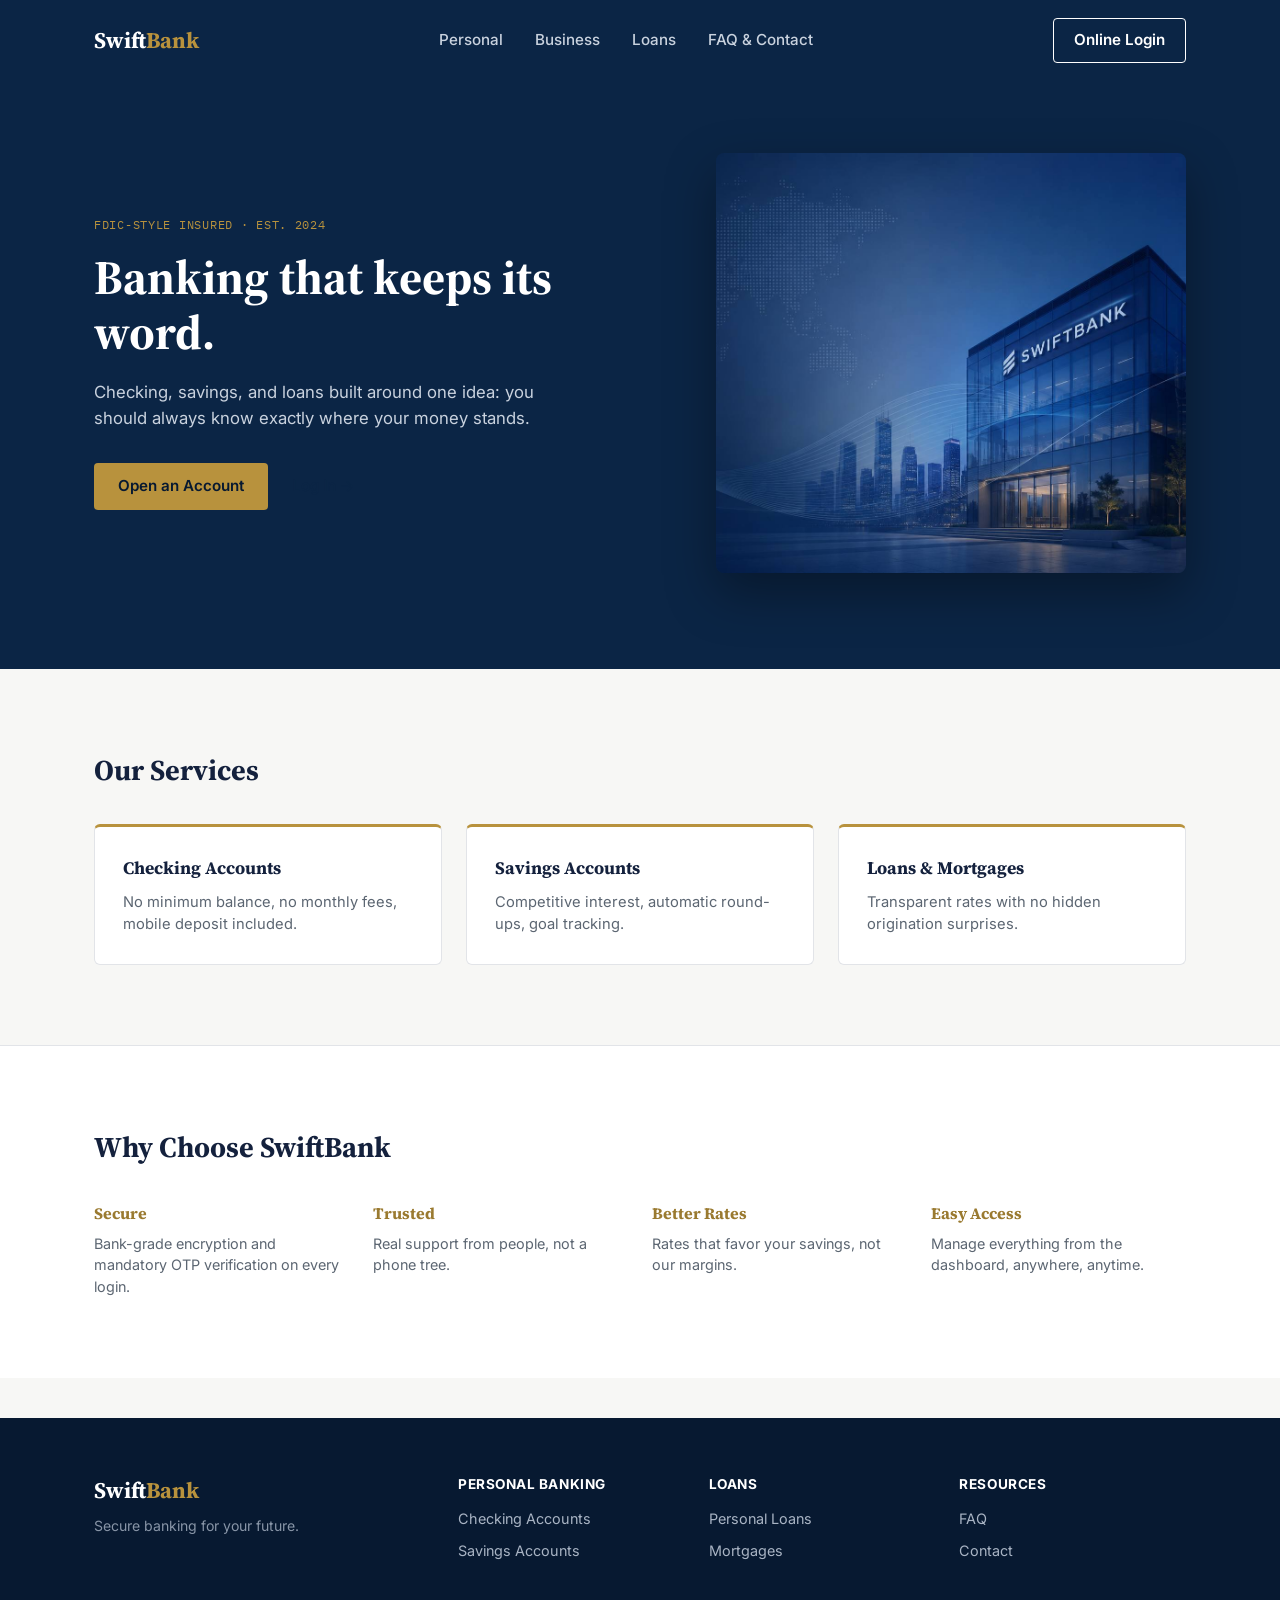
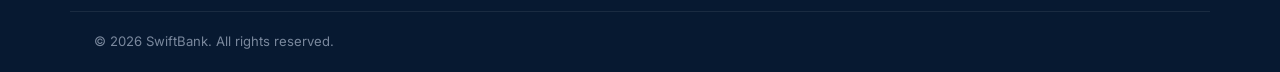
<file: Swift Bank/index.html>
<!DOCTYPE html>
<html lang="en">
<head>
  <meta charset="UTF-8">
  <meta name="viewport" content="width=device-width, initial-scale=1.0">
  <title>SwiftBank | Secure Banking for Your Future</title>
  <link rel="preconnect" href="https://fonts.googleapis.com">
  <link href="https://fonts.googleapis.com/css2?family=Source+Serif+4:wght@600;700&family=Inter:wght@400;500;600&family=IBM+Plex+Mono:wght@500&display=swap" rel="stylesheet">
  <link rel="stylesheet" href="Asset/css/style.css">
</head>
<body>

  <!-- Header / Nav -->
  <header class="site-header">
    <div class="container nav-wrap">
      <a href="index.html" class="logo">Swift<span>Bank</span></a>
      <nav class="main-nav">
        <a href="accounts.html">Personal</a>
        <a href="accounts.html#business">Business</a>
        <a href="loans.html">Loans</a>
        <a href="faq-contact.html">FAQ &amp; Contact</a>
      </nav>
      <a href="login.html" class="btn btn-outline">Online Login</a>
    </div>
  </header>

  <!-- Hero -->
  <section class="hero">
    <div class="container hero-wrap">
      <div class="hero-copy">
        <p class="eyebrow">FDIC-style insured &middot; est. 2024</p>
        <h1>Banking that keeps its word.</h1>
        <p class="hero-sub">Checking, savings, and loans built around one idea: you should always know exactly where your money stands.</p>
        <div class="hero-actions">
          <a href="signup.html" class="btn btn-primary">Open an Account</a>
          <a href="login.html" class="btn btn-ghost">Log In &rarr;</a>
        </div>
      </div>
      <div class="hero-image">
        <img src="Asset/image/photo_6044102881058688589_y.jpg" alt="Colleagues smiling and reviewing finances together in a modern office">
      </div>
    </div>
  </section>

  <!-- Services -->
  <section class="services">
    <div class="container">
      <h2>Our Services</h2>
      <div class="card-grid">
        <a href="accounts.html" class="service-card">
          <h3>Checking Accounts</h3>
          <p>No minimum balance, no monthly fees, mobile deposit included.</p>
        </a>
        <a href="accounts.html" class="service-card">
          <h3>Savings Accounts</h3>
          <p>Competitive interest, automatic round-ups, goal tracking.</p>
        </a>
        <a href="loans.html" class="service-card">
          <h3>Loans &amp; Mortgages</h3>
          <p>Transparent rates with no hidden origination surprises.</p>
        </a>
      </div>
    </div>
  </section>

  <!-- Why Choose Us -->
  <section class="why-us">
    <div class="container">
      <h2>Why Choose SwiftBank</h2>
      <div class="why-grid">
        <div class="why-item">
          <h3>Secure</h3>
          <p>Bank-grade encryption and mandatory OTP verification on every login.</p>
        </div>
        <div class="why-item">
          <h3>Trusted</h3>
          <p>Real support from people, not a phone tree.</p>
        </div>
        <div class="why-item">
          <h3>Better Rates</h3>
          <p>Rates that favor your savings, not our margins.</p>
        </div>
        <div class="why-item">
          <h3>Easy Access</h3>
          <p>Manage everything from the dashboard, anywhere, anytime.</p>
        </div>
      </div>
    </div>
  </section>

  <!-- Footer -->
  <footer class="site-footer">
    <div class="container footer-wrap">
      <div>
        <p class="logo footer-logo">Swift<span>Bank</span></p>
        <p class="footer-tagline">Secure banking for your future.</p>
      </div>
      <div class="footer-col">
        <h4>Personal Banking</h4>
        <a href="accounts.html">Checking Accounts</a>
        <a href="accounts.html">Savings Accounts</a>
      </div>
      <div class="footer-col">
        <h4>Loans</h4>
        <a href="loans.html">Personal Loans</a>
        <a href="loans.html">Mortgages</a>
      </div>
      <div class="footer-col">
        <h4>Resources</h4>
        <a href="faq-contact.html">FAQ</a>
        <a href="faq-contact.html">Contact</a>
      </div>
    </div>
    <div class="container footer-bottom">
      <p>&copy; 2026 SwiftBank. All rights reserved.</p>
    </div>
  </footer>

</body>
</html>
</file>
<file: Swift Bank/Asset/css/style.css>
/* ---------- Reset ---------- */
* { margin: 0; padding: 0; box-sizing: border-box; }
img { max-width: 100%; display: block; }
a { text-decoration: none; color: inherit; }
ul { list-style: none; }

/* ---------- Tokens ---------- */
:root {
  --navy: #0B2545;
  --navy-dark: #071931;
  --ink: #14213D;
  --slate: #5C6672;
  --brass: #B8923D;
  --brass-dark: #9A7A30;
  --green: #1F7A5C;
  --bg: #F7F7F5;
  --white: #FFFFFF;
  --border: #E2E4E8;

  --font-display: 'Source Serif 4', Georgia, serif;
  --font-body: 'Inter', sans-serif;
  --font-mono: 'IBM Plex Mono', monospace;
}

body {
  font-family: var(--font-body);
  color: var(--ink);
  background: var(--bg);
  line-height: 1.5;
}

.container {
  max-width: 1140px;
  margin: 0 auto;
  padding: 0 24px;
}

h1, h2, h3 { font-family: var(--font-display); font-weight: 700; }

/* ---------- Buttons ---------- */
.btn {
  display: inline-block;
  padding: 12px 24px;
  border-radius: 4px;
  font-weight: 600;
  font-size: 0.95rem;
  transition: background 0.2s ease, color 0.2s ease, border-color 0.2s ease;
}
.btn-primary { background: var(--brass); color: var(--navy-dark); }
.btn-primary:hover { background: var(--brass-dark); }
.btn-outline { border: 1px solid var(--white); color: var(--white); padding: 10px 20px; }
.btn-outline:hover { background: var(--white); color: var(--navy); }
.btn-ghost { color: var(--navy); padding: 12px 4px; }
.btn-ghost:hover { color: var(--brass-dark); }

/* ---------- Header ---------- */
.site-header { background: var(--navy); }
.nav-wrap {
  display: flex;
  align-items: center;
  justify-content: space-between;
  padding: 18px 24px;
}
.logo { font-family: var(--font-display); font-size: 1.4rem; font-weight: 700; color: var(--white); }
.logo span { color: var(--brass); }
.main-nav { display: flex; gap: 32px; }
.main-nav a { color: #C9D2DE; font-weight: 500; font-size: 0.95rem; }
.main-nav a:hover { color: var(--white); }

/* ---------- Hero ---------- */
.hero { background: var(--navy); color: var(--white); padding: 72px 0 96px; }
.hero-wrap {
  display: grid;
  grid-template-columns: 1.1fr 0.9fr;
  gap: 48px;
  align-items: center;
}
.eyebrow {
  font-family: var(--font-mono);
  font-size: 0.75rem;
  letter-spacing: 0.06em;
  text-transform: uppercase;
  color: var(--brass);
  margin-bottom: 16px;
}
.hero h1 { font-size: 3rem; line-height: 1.15; margin-bottom: 20px; }
.hero-sub { color: #C9D2DE; font-size: 1.05rem; max-width: 44ch; margin-bottom: 32px; }
.hero-actions { display: flex; gap: 20px; align-items: center; }

/* Statement card: signature element */
.hero-statement {
  background: var(--navy-dark);
  border: 1px solid rgba(255,255,255,0.1);
  border-radius: 8px;
  padding: 28px;
}
.statement-label { font-family: var(--font-mono); font-size: 0.75rem; color: #93A0B4; text-transform: uppercase; letter-spacing: 0.05em; }
.statement-figure { font-family: var(--font-mono); font-size: 2.4rem; color: var(--white); margin: 8px 0 24px; }
.statement-lines { border-top: 1px dashed rgba(255,255,255,0.15); }
.statement-row {
  display: flex;
  justify-content: space-between;
  font-family: var(--font-mono);
  font-size: 0.9rem;
  padding: 12px 0;
  border-bottom: 1px dashed rgba(255,255,255,0.15);
  color: #C9D2DE;
}

.hero-image { border-radius: 8px; overflow: hidden; box-shadow: 0 20px 50px rgba(0,0,0,0.35); }
.hero-image img { width: 100%; height: 420px; object-fit: cover; }

/* ---------- Services ---------- */
.services { padding: 80px 0; }
.services h2 { font-size: 1.8rem; margin-bottom: 32px; }
.card-grid { display: grid; grid-template-columns: repeat(3, 1fr); gap: 24px; }
.service-card {
  background: var(--white);
  border: 1px solid var(--border);
  border-top: 3px solid var(--brass);
  border-radius: 6px;
  padding: 28px;
}
.service-card:hover { border-color: var(--brass); box-shadow: 0 4px 16px rgba(11,37,69,0.08); }
.service-card h3 { font-size: 1.1rem; margin-bottom: 10px; }
.service-card p { color: var(--slate); font-size: 0.92rem; }

/* ---------- Why Us ---------- */
.why-us { background: var(--white); padding: 80px 0; border-top: 1px solid var(--border); }
.why-us h2 { font-size: 1.8rem; margin-bottom: 32px; }
.why-grid { display: grid; grid-template-columns: repeat(4, 1fr); gap: 24px; }

.why-item h3 { font-size: 1rem; color: var(--brass-dark); margin-bottom: 8px; }
.why-item p { color: var(--slate); font-size: 0.9rem; }

/* ---------- Footer ---------- */
.site-footer { background: var(--navy-dark); color: #C9D2DE; padding: 56px 0 0; margin-top: 40px; }
.footer-wrap { display: grid; grid-template-columns: 1.5fr repeat(3, 1fr); gap: 24px; padding-bottom: 40px; }
.footer-logo { color: var(--white); margin-bottom: 8px; }
.footer-tagline { font-size: 0.88rem; color: #8895A7; }
.footer-col h4 { font-size: 0.85rem; text-transform: uppercase; letter-spacing: 0.04em; color: var(--white); margin-bottom: 14px; }
.footer-col a { display: block; font-size: 0.9rem; margin-bottom: 10px; color: #A9B4C4; }
.footer-col a:hover { color: var(--brass); }
.footer-bottom { border-top: 1px solid rgba(255,255,255,0.08); padding: 20px 24px; font-size: 0.82rem; color: #7A889D; }

/* ---------- Responsive ---------- */
@media (max-width: 860px) {
  .main-nav { display: none; }
  .hero-wrap { grid-template-columns: 1fr; }
  .hero h1 { font-size: 2.2rem; }
  .card-grid { grid-template-columns: 1fr; }
  .why-grid { grid-template-columns: 1fr 1fr; }
  .footer-wrap { grid-template-columns: 1fr 1fr; }
}

why-item h3 { font-size: 1rem; color: var(--brass-dark); margin-bottom: 8px; }
.why-item p { color: var(--slate); font-size: 0.9rem; }

/* ---------- Page Hero (secondary pages) ---------- */
.page-hero { background: var(--navy); color: var(--white); padding: 64px 0; }
.page-hero h1 { font-size: 2.3rem; max-width: 20ch; margin: 12px 0 16px; }
.page-hero-sub { color: #C9D2DE; max-width: 56ch; font-size: 1rem; }

/* ---------- Accounts ---------- */
.accounts-section { padding: 72px 0; }
.accounts-section--alt { background: var(--white); border-top: 1px solid var(--border); border-bottom: 1px solid var(--border); }
.accounts-section h2 { font-size: 1.7rem; margin-bottom: 28px; }
.account-grid { display: grid; grid-template-columns: repeat(2, 1fr); gap: 24px; }
.account-card {
  background: var(--white);
  border: 1px solid var(--border);
  border-radius: 6px;
  padding: 32px;
}
.accounts-section--alt .account-card { background: var(--bg); }
.account-card h3 { font-size: 1.2rem; margin-bottom: 6px; }
.account-rate { font-family: var(--font-mono); font-size: 1.6rem; color: var(--brass-dark); margin-bottom: 20px; }
.account-rate span { font-family: var(--font-body); font-size: 0.85rem; color: var(--slate); font-weight: 500; }
.feature-list { margin-bottom: 24px; }
.feature-list li { position: relative; padding-left: 20px; font-size: 0.9rem; color: var(--slate); margin-bottom: 10px; }
.feature-list li::before { content: "\2713"; position: absolute; left: 0; color: var(--green); font-weight: 700; }

/* ---------- CTA Band ---------- */
.cta-band { background: var(--navy-dark); padding: 56px 0; }
.cta-band-wrap { display: flex; align-items: center; justify-content: space-between; flex-wrap: wrap; gap: 20px; }
.cta-band h2 { color: var(--white); font-size: 1.5rem; }

/* ---------- Footer ---------- */
.site-footer { background: var(--navy-dark); color: #C9D2DE; padding: 56px 0 0; margin-top: 40px; }
.footer-wrap { display: grid; grid-template-columns: 1.5fr repeat(3, 1fr); gap: 24px; padding-bottom: 40px; }
.footer-logo { color: var(--white); margin-bottom: 8px; }
.footer-tagline { font-size: 0.88rem; color: #8895A7; }
.footer-col h4 { font-size: 0.85rem; text-transform: uppercase; letter-spacing: 0.04em; color: var(--white); margin-bottom: 14px; }
.footer-col a { display: block; font-size: 0.9rem; margin-bottom: 10px; color: #A9B4C4; }
.footer-col a:hover { color: var(--brass); }
.footer-bottom { border-top: 1px solid rgba(255,255,255,0.08); padding: 20px 24px; font-size: 0.82rem; color: #7A889D; }

/* ---------- Responsive ---------- */
@media (max-width: 860px) {
  .main-nav { display: none; }
  .hero-wrap { grid-template-columns: 1fr; }
  .hero h1 { font-size: 2.2rem; }
  .card-grid { grid-template-columns: 1fr; }
  .account-grid { grid-template-columns: 1fr; }
  .why-grid { grid-template-columns: 1fr 1fr; }
  .footer-wrap { grid-template-columns: 1fr 1fr; }
}



.faq-list { max-width: 760px; }
.faq-item { border-bottom: 1px solid var(--border); }
.faq-question {
  width: 100%;
  display: flex;
  align-items: center;
  justify-content: space-between;
  background: none;
  border: none;
  cursor: pointer;
  padding: 20px 4px;
  font-family: var(--font-body);
  font-size: 1rem;
  font-weight: 600;
  color: var(--ink);
  text-align: left;
}
.faq-icon {
  font-family: var(--font-mono);
  font-size: 1.2rem;
  color: var(--brass-dark);
  transition: transform 0.2s ease;
}
.faq-question[aria-expanded="true"] .faq-icon { transform: rotate(45deg); }
.faq-answer {
  max-height: 0;
  overflow: hidden;
  transition: max-height 0.25s ease;
}
.faq-answer p { padding: 0 4px 20px; color: var(--slate); font-size: 0.92rem; max-width: 60ch; }
.faq-item.open .faq-answer { max-height: 200px; }

.faq-wrap { display: grid; grid-template-columns: 1fr 320px; gap: 40px; align-items: start; }
.faq-wrap .faq-list { max-width: none; }
.faq-image { position: sticky; top: 24px; }
.faq-image img { width: 100%; border-radius: 8px; box-shadow: 0 12px 32px rgba(11,37,69,0.15); }
.faq-image-caption { text-align: center; font-size: 0.85rem; color: var(--slate); margin-top: 12px; }

/* ---------- Contact ---------- */
.contact-grid { display: grid; grid-template-columns: 1.3fr 1fr; gap: 24px; align-items: start; }
.contact-form {
  background: var(--white);
  border: 1px solid var(--border);
  border-radius: 6px;
  padding: 32px;
  display: flex;
  flex-direction: column;
  gap: 18px;
}
.form-group { display: flex; flex-direction: column; gap: 6px; }
.form-group label { font-size: 0.85rem; font-weight: 600; color: var(--ink); }
.form-group input, .form-group textarea {
  font-family: var(--font-body);
  font-size: 0.95rem;
  padding: 11px 14px;
  border: 1px solid var(--border);
  border-radius: 4px;
  background: var(--bg);
}
.form-group input:focus, .form-group textarea:focus { outline: 2px solid var(--brass); border-color: var(--brass); }
.contact-form .btn { align-self: flex-start; border: none; cursor: pointer; }

.contact-info-card {
  background: var(--navy);
  color: var(--white);
  border-radius: 6px;
  padding: 32px;
}
.contact-info-card h3 { font-size: 1.1rem; margin-bottom: 20px; }
.contact-info-row { font-family: var(--font-mono); font-size: 0.9rem; color: #C9D2DE; padding: 10px 0; border-bottom: 1px dashed rgba(255,255,255,0.15); }
.contact-info-row span { display: block; font-family: var(--font-body); font-size: 0.72rem; text-transform: uppercase; letter-spacing: 0.05em; color: var(--brass); margin-bottom: 4px; }

/* ---------- Page Hero (secondary pages) ---------- */
.page-hero { background: var(--navy); color: var(--white); padding: 64px 0; }
.page-hero h1 { font-size: 2.3rem; max-width: 20ch; margin: 12px 0 16px; }
.page-hero-sub { color: #C9D2DE; max-width: 56ch; font-size: 1rem; }

/* ---------- Accounts ---------- */
.accounts-section { padding: 72px 0; }
.accounts-section--alt { background: var(--white); border-top: 1px solid var(--border); border-bottom: 1px solid var(--border); }
.accounts-section h2 { font-size: 1.7rem; margin-bottom: 28px; }
.account-grid { display: grid; grid-template-columns: repeat(2, 1fr); gap: 24px; }
.account-card {
  background: var(--white);
  border: 1px solid var(--border);
  border-radius: 6px;
  padding: 32px;
}
.accounts-section--alt .account-card { background: var(--bg); }
.account-card h3 { font-size: 1.2rem; margin-bottom: 6px; }
.account-rate { font-family: var(--font-mono); font-size: 1.6rem; color: var(--brass-dark); margin-bottom: 20px; }
.account-rate span { font-family: var(--font-body); font-size: 0.85rem; color: var(--slate); font-weight: 500; }
.feature-list { margin-bottom: 24px; }
.feature-list li { position: relative; padding-left: 20px; font-size: 0.9rem; color: var(--slate); margin-bottom: 10px; }
.feature-list li::before { content: "\2713"; position: absolute; left: 0; color: var(--green); font-weight: 700; }

/* ---------- FAQ Accordion ---------- */
.faq-list { max-width: 760px; }
.faq-item { border-bottom: 1px solid var(--border); }
.faq-question {
  width: 100%;
  display: flex;
  align-items: center;
  justify-content: space-between;
  background: none;
  border: none;
  cursor: pointer;
  padding: 20px 4px;
  font-family: var(--font-body);
  font-size: 1rem;
  font-weight: 600;
  color: var(--ink);
  text-align: left;
}
.faq-icon {
  font-family: var(--font-mono);
  font-size: 1.2rem;
  color: var(--brass-dark);
  transition: transform 0.2s ease;
}
.faq-question[aria-expanded="true"] .faq-icon { transform: rotate(45deg); }
.faq-answer {
  max-height: 0;
  overflow: hidden;
  transition: max-height 0.25s ease;
}
.faq-answer p { padding: 0 4px 20px; color: var(--slate); font-size: 0.92rem; max-width: 60ch; }
.faq-item.open .faq-answer { max-height: 200px; }

/* ---------- Contact ---------- */
.contact-grid { display: grid; grid-template-columns: 1.3fr 1fr; gap: 32px; align-items: start; }
.contact-form { background: var(--white); border: 1px solid var(--border); border-radius: 6px; padding: 28px; }
.form-group { margin-bottom: 18px; }
.form-group label { display: block; font-size: 0.85rem; font-weight: 600; margin-bottom: 6px; color: var(--ink); }
.form-group input,
.form-group textarea {
  width: 100%;
  padding: 10px 12px;
  border: 1px solid var(--border);
  border-radius: 4px;
  font-family: var(--font-body);
  font-size: 0.92rem;
  color: var(--ink);
  resize: vertical;
}
.form-group input:focus,
.form-group textarea:focus { outline: none; border-color: var(--brass); }
.contact-info-card { background: var(--navy); color: var(--white); border-radius: 6px; padding: 28px; }
.contact-info-card h3 { font-size: 1.05rem; margin-bottom: 18px; }
.contact-info-row { display: flex; flex-direction: column; gap: 2px; font-size: 0.92rem; margin-bottom: 16px; color: #C9D2DE; }
.contact-info-row span { font-family: var(--font-mono); font-size: 0.72rem; text-transform: uppercase; letter-spacing: 0.05em; color: var(--brass); }

/* ---------- Steps (How It Works) ---------- */
.steps-grid { display: grid; grid-template-columns: repeat(3, 1fr); gap: 32px; }
.step-item { position: relative; }
.step-num {
  display: inline-flex;
  align-items: center;
  justify-content: center;
  width: 36px;
  height: 36px;
  border-radius: 50%;
  background: var(--navy);
  color: var(--brass);
  font-family: var(--font-mono);
  font-weight: 600;
  margin-bottom: 16px;
}
.step-item h3 { font-size: 1.05rem; margin-bottom: 8px; }
.step-item p { color: var(--slate); font-size: 0.9rem; }

/* ---------- CTA Band ---------- */
.cta-band { background: var(--navy-dark); padding: 56px 0; }
.cta-band-wrap { display: flex; align-items: center; justify-content: space-between; flex-wrap: wrap; gap: 20px; }
.cta-band h2 { color: var(--white); font-size: 1.5rem; }

/* ---------- Footer ---------- */
.site-footer { background: var(--navy-dark); color: #C9D2DE; padding: 56px 0 0; margin-top: 40px; }
.footer-wrap { display: grid; grid-template-columns: 1.5fr repeat(3, 1fr); gap: 24px; padding-bottom: 40px; }
.footer-logo { color: var(--white); margin-bottom: 8px; }
.footer-tagline { font-size: 0.88rem; color: #8895A7; }
.footer-col h4 { font-size: 0.85rem; text-transform: uppercase; letter-spacing: 0.04em; color: var(--white); margin-bottom: 14px; }
.footer-col a { display: block; font-size: 0.9rem; margin-bottom: 10px; color: #A9B4C4; }
.footer-col a:hover { color: var(--brass); }
.footer-bottom { border-top: 1px solid rgba(255,255,255,0.08); padding: 20px 24px; font-size: 0.82rem; color: #7A889D; }

/* ---------- Responsive ---------- */
@media (max-width: 860px) {
  .main-nav { display: none; }
  .hero-wrap { grid-template-columns: 1fr; }
  .hero h1 { font-size: 2.2rem; }
  .card-grid { grid-template-columns: 1fr; }
  .account-grid { grid-template-columns: 1fr; }
  .steps-grid { grid-template-columns: 1fr; }
  .contact-grid { grid-template-columns: 1fr; }
  .why-grid { grid-template-columns: 1fr 1fr; }
  .footer-wrap { grid-template-columns: 1fr 1fr; }
}


/* ---------- Auth Pages (Signup / Login / OTP) ---------- */
.auth-body { background: var(--navy); min-height: 100vh; }
.auth-header { padding: 24px 32px; }
.auth-header .logo { color: var(--white); }
.auth-page {
  display: flex;
  align-items: center;
  justify-content: center;
  padding: 20px 20px 60px;
}
.auth-card {
  background: var(--white);
  border-radius: 10px;
  padding: 40px 36px;
  width: 100%;
  max-width: 420px;
  box-shadow: 0 20px 50px rgba(0,0,0,0.25);
  animation: card-rise 0.35s ease both;
}
@keyframes card-rise {
  from { opacity: 0; transform: translateY(14px); }
  to { opacity: 1; transform: translateY(0); }
}
.auth-badge {
  display: inline-block;
  font-family: var(--font-mono);
  font-size: 0.72rem;
  color: var(--brass-dark);
  background: #FBF3E2;
  padding: 4px 10px;
  border-radius: 20px;
  margin-bottom: 16px;
}
.auth-card h1 { font-size: 1.5rem; margin-bottom: 6px; }
.auth-subtitle { color: var(--slate); font-size: 0.92rem; margin-bottom: 24px; }
.auth-form .form-group { margin-bottom: 18px; }
.btn-block { width: 100%; text-align: center; margin-top: 4px; border: none; cursor: pointer; }
.auth-footer-link { text-align: center; font-size: 0.88rem; color: var(--slate); margin-top: 16px; }
auth-footer-link a { color: var(--brass-dark); font-weight: 600; }
.auth-footer-link a:hover { text-decoration: underline; }

/* Password toggle */
.password-field { position: relative; }
.password-field input { padding-right: 42px; }
.password-toggle {
  position: absolute;
  right: 10px;
  top: 50%;
  transform: translateY(-50%);
  background: none;
  border: none;
  cursor: pointer;
  font-size: 1rem;
  opacity: 0.6;
}
.password-toggle:hover { opacity: 1; }

/* Shield icon (OTP page) */
.shield-icon { font-size: 2.2rem; margin-bottom: 12px; }

/* OTP boxes */
.otp-boxes { display: flex; gap: 10px; justify-content: center; margin-bottom: 24px; }
.otp-digit {
  width: 46px;
  height: 54px;
  text-align: center;
  font-family: var(--font-mono);
  font-size: 1.3rem;
  border: 1px solid var(--border);
  border-radius: 6px;
}
.otp-digit:focus { outline: none; border-color: var(--brass); box-shadow: 0 0 0 3px rgba(184,146,61,0.15); }

/* ---------- Footer ---------- */
.site-footer { background: var(--navy-dark); color: #C9D2DE; padding: 56px 0 0; margin-top: 40px; }
.footer-wrap { display: grid; grid-template-columns: 1.5fr repeat(3, 1fr); gap: 24px; padding-bottom: 40px; }
.footer-logo { color: var(--white); margin-bottom: 8px; }
.footer-tagline { font-size: 0.88rem; color: #8895A7; }
.footer-col h4 { font-size: 0.85rem; text-transform: uppercase; letter-spacing: 0.04em; color: var(--white); margin-bottom: 14px; }
.footer-col a { display: block; font-size: 0.9rem; margin-bottom: 10px; color: #A9B4C4; }
.footer-col a:hover { color: var(--brass); }
.footer-bottom { border-top: 1px solid rgba(255,255,255,0.08); padding: 20px 24px; font-size: 0.82rem; color: #7A889D; }

/* ---------- Responsive ---------- */
@media (max-width: 860px) {
  .main-nav { display: none; }
  .hero-wrap { grid-template-columns: 1fr; }
  .hero h1 { font-size: 2.2rem; }
  .card-grid { grid-template-columns: 1fr; }
  .account-grid { grid-template-columns: 1fr; }
  .steps-grid { grid-template-columns: 1fr; }
  .contact-grid { grid-template-columns: 1fr; }
  .why-grid { grid-template-columns: 1fr 1fr; }
  .footer-wrap { grid-template-columns: 1fr 1fr; }
}


/* ---------- Dashboard Layout ---------- */
.dashboard-body { background: var(--bg); }
.dashboard-layout { display: grid; grid-template-columns: 240px 1fr; min-height: 100vh; }

/* Sidebar */
.sidebar {
  background: var(--navy-dark);
  padding: 24px 20px;
  display: flex;
  flex-direction: column;
}
.sidebar-logo { display: block; margin-bottom: 40px; }
.sidebar-nav { display: flex; flex-direction: column; gap: 4px; flex-grow: 1; }
.sidebar-link {
  display: flex;
  align-items: center;
  gap: 12px;
  padding: 11px 14px;
  border-radius: 6px;
  color: #A9B4C4;
  font-size: 0.92rem;
  font-weight: 500;
}
.sidebar-link:hover { background: rgba(255,255,255,0.06); color: var(--white); }
.sidebar-link.active { background: var(--brass); color: var(--navy-dark); font-weight: 600; }
.sidebar-icon { font-size: 1rem; }
.sidebar-logout { color: #7A889D; font-size: 0.85rem; padding: 11px 14px; }
.sidebar-logout:hover { color: var(--white); }

/* Main */
.dashboard-main { padding: 32px 40px 60px; }
.dashboard-topbar { display: flex; align-items: center; justify-content: space-between; margin-bottom: 28px; }
.dashboard-topbar h1 { font-size: 1.6rem; }
.topbar-actions { display: flex; align-items: center; gap: 18px; }
.icon-btn { position: relative; background: var(--white); border: 1px solid var(--border); border-radius: 8px; width: 40px; height: 40px; cursor: pointer; font-size: 1rem; }
.notif-dot { position: absolute; top: 8px; right: 9px; width: 7px; height: 7px; border-radius: 50%; background: #C13B3B; }
.avatar { width: 40px; height: 40px; border-radius: 50%; background: var(--brass); color: var(--navy-dark); display: flex; align-items: center; justify-content: center; font-family: var(--font-mono); font-weight: 600; font-size: 0.85rem; }

/* Metric cards */
.metrics-grid { display: grid; grid-template-columns: repeat(4, 1fr); gap: 20px; margin-bottom: 28px; }
.metric-card { background: var(--white); border: 1px solid var(--border); border-radius: 8px; padding: 22px; }
.metric-label { font-size: 0.82rem; color: var(--slate); margin-bottom: 10px; }
.metric-value { font-family: var(--font-mono); font-size: 1.5rem; color: var(--ink); margin-bottom: 8px; }
.metric-trend { font-size: 0.78rem; font-weight: 600; }
.metric-trend--up { color: var(--green); }
.metric-trend--down { color: #C13B3B; }
.metric-trend--neutral { color: var(--slate); font-weight: 500; }

/* Two-column panels */
.dashboard-columns { display: grid; grid-template-columns: 1fr 1fr; gap: 20px; align-items: start; }
.panel { background: var(--white); border: 1px solid var(--border); border-radius: 8px; padding: 28px; }
.panel h2 { font-size: 1.1rem; margin-bottom: 20px; }
.panel-header { display: flex; align-items: center; justify-content: space-between; margin-bottom: 20px; }
.panel-header h2 { margin-bottom: 0; }
.panel-link { font-size: 0.85rem; color: var(--brass-dark); font-weight: 600; }
.panel-link:hover { text-decoration: underline; }

/* Quick Transfer form */
.transfer-form .form-group { margin-bottom: 16px; }
.form-row { display: grid; grid-template-columns: 1fr 1fr; gap: 14px; }
.transfer-form select {
  width: 100%;
  padding: 10px 12px;
  border: 1px solid var(--border);
  border-radius: 4px;
  font-family: var(--font-body);
  font-size: 0.9rem;
  background: var(--bg);
  color: var(--ink);
}
.transfer-confirm { text-align: center; font-size: 0.85rem; color: var(--green); font-weight: 600; margin-top: 14px; min-height: 1em; }

/* Transaction list */
.transaction-list { display: flex; flex-direction: column; gap: 4px; }
.transaction-item { display: flex; align-items: center; gap: 14px; padding: 12px 0; border-bottom: 1px solid var(--border); }
.transaction-item:last-child { border-bottom: none; }
.transaction-icon { width: 38px; height: 38px; border-radius: 8px; background: var(--bg); display: flex; align-items: center; justify-content: center; font-size: 1.05rem; flex-shrink: 0; }
.transaction-details { display: flex; flex-direction: column; gap: 2px; flex-grow: 1; }
.transaction-name { font-size: 0.92rem; font-weight: 600; color: var(--ink); }
.transaction-date { font-size: 0.78rem; color: var(--slate); }
.transaction-amount { font-family: var(--font-mono); font-size: 0.92rem; font-weight: 600; }
.transaction-amount--positive { color: var(--green); }
.transaction-amount--negative { color: var(--ink); }

/* ---------- Footer ---------- */
.site-footer { background: var(--navy-dark); color: #C9D2DE; padding: 56px 0 0; margin-top: 40px; }
.footer-wrap { display: grid; grid-template-columns: 1.5fr repeat(3, 1fr); gap: 24px; padding-bottom: 40px; }
.footer-logo { color: var(--white); margin-bottom: 8px; }
.footer-tagline { font-size: 0.88rem; color: #8895A7; }
.footer-col h4 { font-size: 0.85rem; text-transform: uppercase; letter-spacing: 0.04em; color: var(--white); margin-bottom: 14px; }
.footer-col a { display: block; font-size: 0.9rem; margin-bottom: 10px; color: #A9B4C4; }
.footer-col a:hover { color: var(--brass); }
.footer-bottom { border-top: 1px solid rgba(255,255,255,0.08); padding: 20px 24px; font-size: 0.82rem; color: #7A889D; }

/* ---------- Responsive ---------- */
@media (max-width: 860px) {
  .main-nav { display: none; }
  .hero-wrap { grid-template-columns: 1fr; }
  .hero h1 { font-size: 2.2rem; }
  .card-grid { grid-template-columns: 1fr; }
  .account-grid { grid-template-columns: 1fr; }
  .steps-grid { grid-template-columns: 1fr; }
  .contact-grid { grid-template-columns: 1fr; }
  .faq-wrap {grid-template-columns: 1fr;}
  .why-grid { grid-template-columns: 1fr 1fr; }
  .footer-wrap { grid-template-columns: 1fr 1fr; }
  .dashboard-layout { grid-template-columns: 1fr; }
  .sidebar { display: none; }
  .metrics-grid { grid-template-columns: 1fr 1fr; }
  .dashboard-columns { grid-template-columns: 1fr; }
  .form-row { grid-template-columns: 1fr; }
  .dashboard-main { padding: 24px; }
}
</file>
